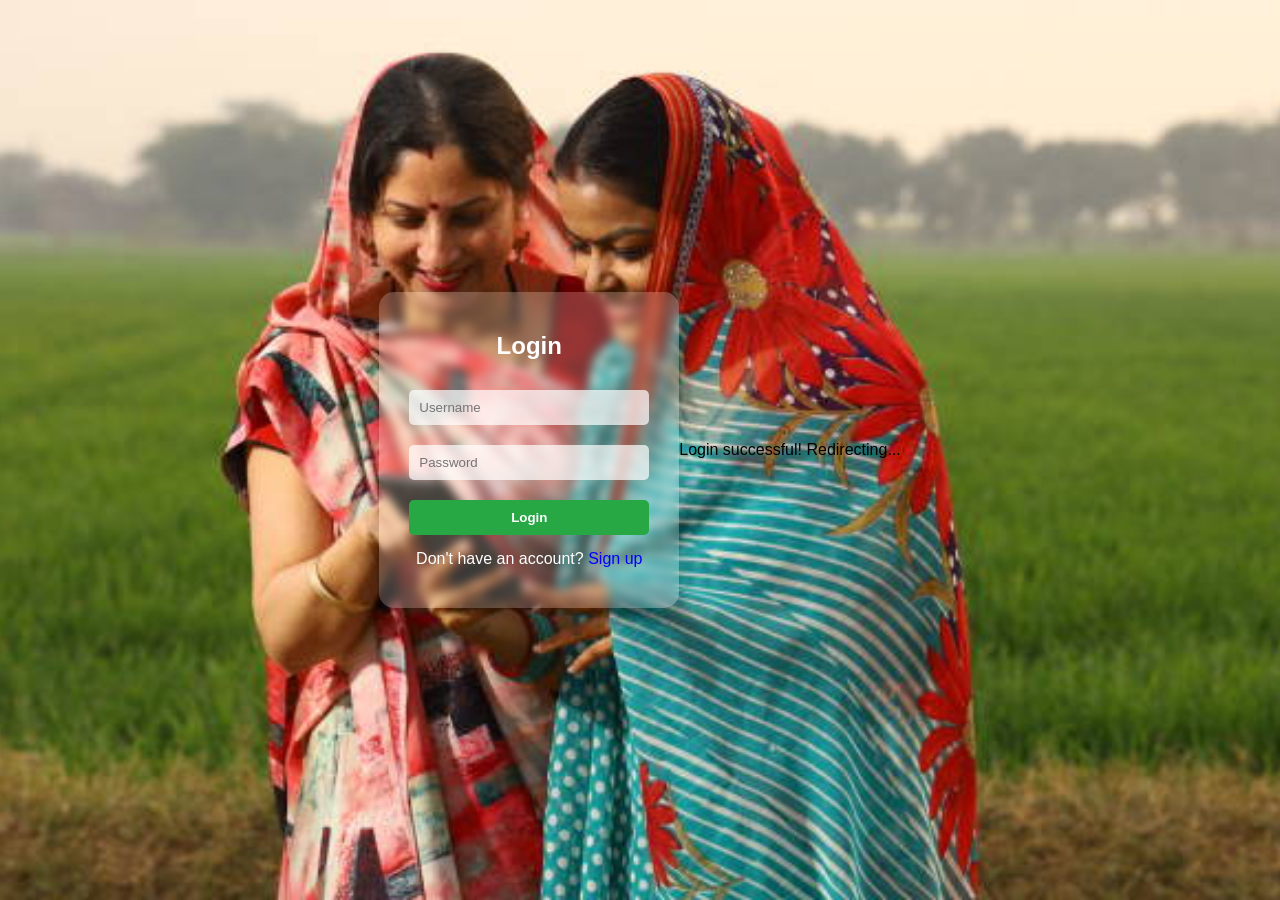
<file: index.html>
<!DOCTYPE html>
<html lang="en">
<head>
  <meta charset="UTF-8" />
  <meta name="viewport" content="width=device-width, initial-scale=1.0"/>
  <title>Login Page</title>
  <link rel="stylesheet" href="styles.css"/>
</head>
<body>
  <div class="container">
    <div class="login-box">
      <h2>Login</h2>
      <form method="post" action="index.html">
        <input type="text" placeholder="Username" required />
        <input type="password" placeholder="Password" required />
        <button type="submit">Login</button>
      </form>
      <p>Don't have an account? <a href="sign-up.html">Sign up</a></p>
    </div>
    <div class="success-message" id="successMessage">Login successful! Redirecting...</div>
  </div>
  <script src="scriptforlogin.js">
     function login() {
      const username = document.getElementById('username').value;
      if (username.trim() !== "") {
        localStorage.setItem('username', username);
        window.location.href = "welcome.html"; // Redirect to your welcome page
      } else {
        alert("Please enter your username.");
      }
    }
  </script>
</body>
</html>
</file>
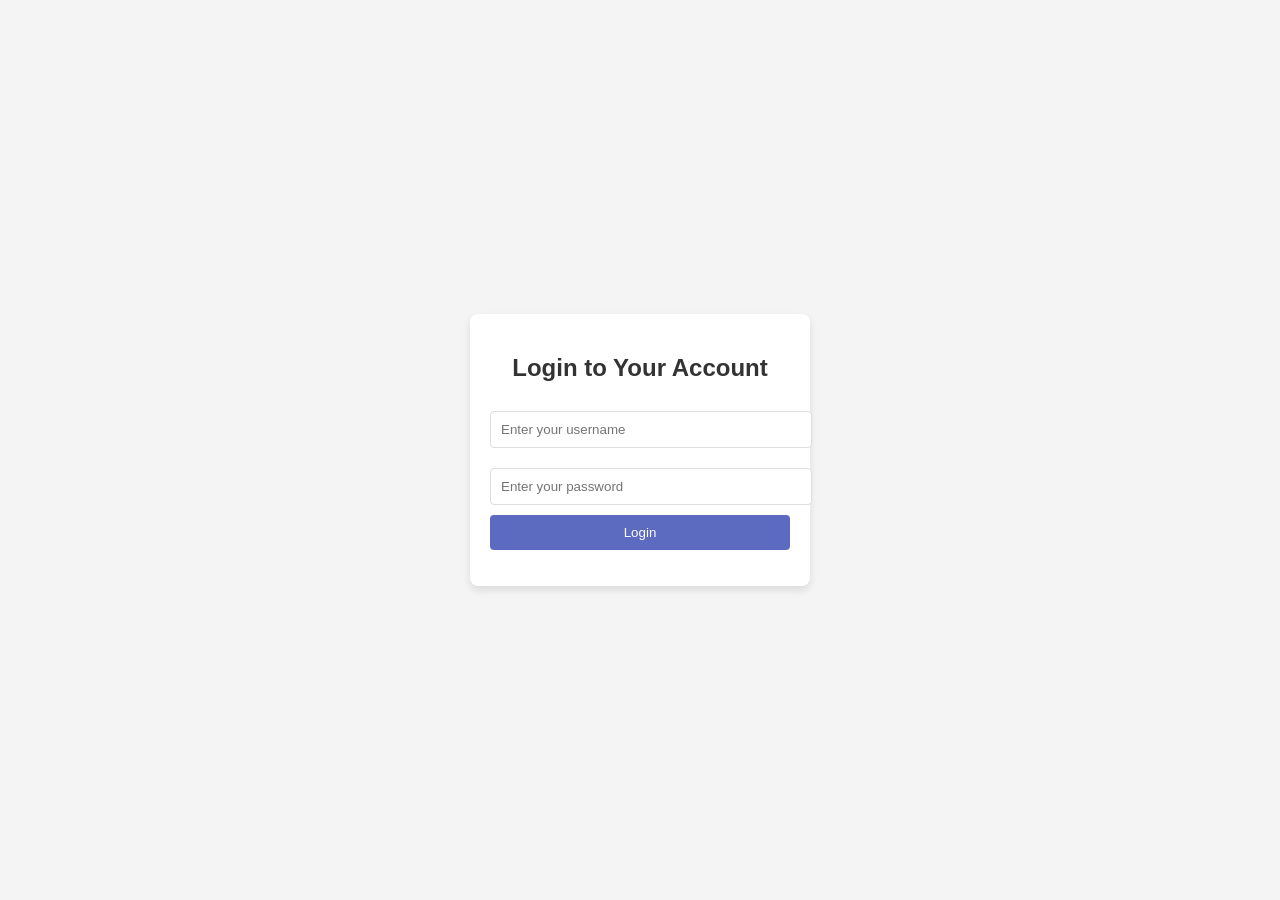
<file: production/challenge/index.html>
<!DOCTYPE html>
<html lang="en">
<head>
    <meta charset="UTF-8">
    <meta name="viewport" content="width=device-width, initial-scale=1.0">
    <title>Women's Career Guidance</title>
    <link rel="stylesheet" href="css/style.css">
</head>
<body>
    <div class="login-container">
        <h2>Login to Your Account</h2>
        <form id="loginForm" method="POST">
            <input type="text" id="username" name="username" placeholder="Enter your username" required>
            <input type="password" id="password" name="password" placeholder="Enter your password" required>
            <button type="submit">Login</button>
        </form>
        <p id="error-message"></p>
    </div>
    <script src="js/script.js"></script>
</body>
</html>
</file>
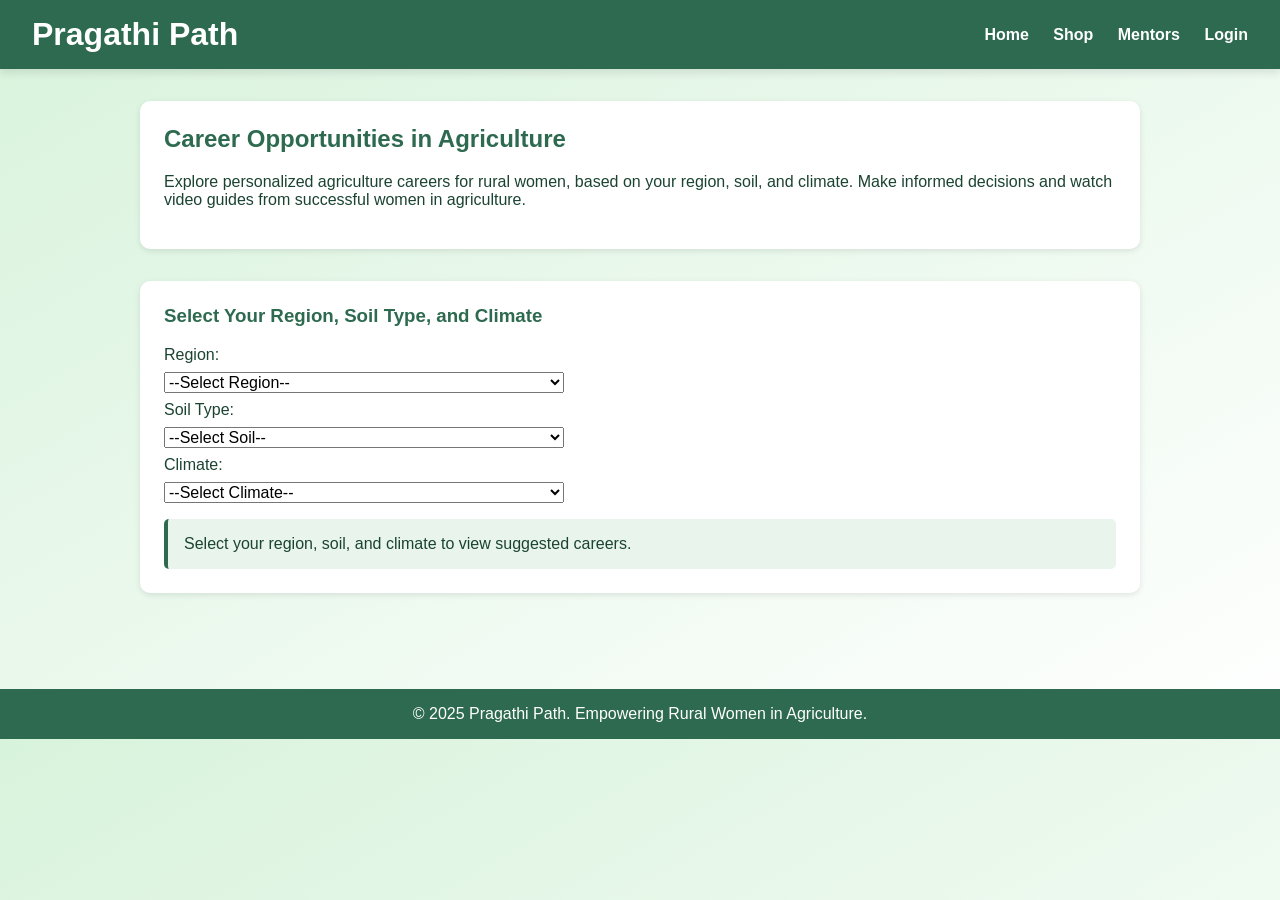
<file: agriculture.html>
<!DOCTYPE html>
<html lang="en">
<head>
  <meta charset="UTF-8" />
  <meta name="viewport" content="width=device-width, initial-scale=1.0" />
  <title>Agriculture Career Guide - Pragathi Path</title>
  <style>
    body {
      font-family: 'Segoe UI', sans-serif;
      margin: 0;
      padding: 0;
      background: linear-gradient(to bottom right, #d8f3dc, #ffffff);
      color: #1b4332;
    }

    header {
      background-color: #2d6a4f;
      color: white;
      padding: 1rem 2rem;
      display: flex;
      justify-content: space-between;
      align-items: center;
      flex-wrap: wrap;
      box-shadow: 0 4px 8px rgba(0, 0, 0, 0.1);
    }

    .logo {
      font-size: 2rem;
      font-weight: bold;
    }

    nav a {
      margin-left: 20px;
      text-decoration: none;
      color: white;
      font-weight: bold;
    }

    nav a:hover {
      text-decoration: underline;
    }

    main {
      padding: 2rem;
      max-width: 1000px;
      margin: auto;
    }

    .section, .form-section {
      background: #ffffff;
      padding: 1.5rem;
      border-radius: 10px;
      margin-bottom: 2rem;
      box-shadow: 0 2px 6px rgba(0, 0, 0, 0.1);
    }

    .section h2, .form-section h3 {
      color: #2d6a4f;
      margin-top: 0;
    }

    label, select, input, button {
      font-size: 1rem;
      margin: 0.5rem 0;
      display: block;
      width: 100%;
      max-width: 400px;
    }

    .result, .career-info {
      margin-top: 1rem;
      background-color: #e9f5ec;
      padding: 1rem;
      border-left: 4px solid #2d6a4f;
      border-radius: 5px;
    }

    .hidden {
      display: none;
    }

    iframe {
      margin-top: 1rem;
      width: 100%;
      max-width: 600px;
      height: 315px;
      border: none;
      border-radius: 8px;
    }

    footer {
      background-color: #2d6a4f;
      color: white;
      text-align: center;
      padding: 1rem;
      margin-top: 2rem;
    }
  </style>
</head>
<body>
  <header>
    <div class="logo">Pragathi Path</div>
    <nav>
      <a href="careerr.html">Home</a>
      <a href="shop.html">Shop</a>
      <a href="mentor.html">Mentors</a>
      <a href="login.html">Login</a>
    </nav>
  </header>

  <main>
    <section class="section">
      <h2>Career Opportunities in Agriculture</h2>
      <p>Explore personalized agriculture careers for rural women, based on your region, soil, and climate. Make informed decisions and watch video guides from successful women in agriculture.</p>
    </section>

    <section class="form-section">
      <h3>Select Your Region, Soil Type, and Climate</h3>
      <label for="region">Region:</label>
      <select id="region">
        <option value="">--Select Region--</option>
        <option value="South">South</option>
        <option value="North">North</option>
        <option value="East">East</option>
        <option value="West">West</option>
      </select>

      <label for="soil">Soil Type:</label>
      <select id="soil">
        <option value="">--Select Soil--</option>
        <option value="Black">Black Soil</option>
        <option value="Red">Red Soil</option>
        <option value="Alluvial">Alluvial Soil</option>
        <option value="Laterite">Laterite Soil</option>
      </select>

      <label for="climate">Climate:</label>
      <select id="climate">
        <option value="">--Select Climate--</option>
        <option value="Tropical">Tropical</option>
        <option value="Dry">Dry</option>
        <option value="Temperate">Temperate</option>
      </select>

      <div class="result" id="resultBox">Select your region, soil, and climate to view suggested careers.</div>
    </section>

    <section class="form-section hidden" id="careerSelection">
      <h3>Select a Suggested Career</h3>
      <select id="career">
        <option value="">--Choose Career--</option>
      </select>
    </section>

    <section class="career-info hidden" id="careerInfo">
      <h3 id="careerTitle"></h3>
      <p id="careerDescription"></p>
      <h4>Career Roadmap</h4>
      <p id="careerRoadmap">To pursue a career in this field, women should begin with fundamental knowledge through government agriculture training programs, followed by gaining hands-on experience through internships or working on local farms. Next, certifications in specific domains like organic farming, seed processing, or livestock management add credibility. Once confident, starting small-scale ventures using available land or collaborating with other women in the region helps in managing risk. Government schemes, microfinance, and NGOs can offer financial and technical assistance. As the venture grows, they can explore branding, value addition, and marketing via digital platforms to increase their income and reach wider markets. Community engagement, continuous learning, and networking with experts through mentorship programs ensure long-term success.</p>
      <h4>Guidance Video</h4>
      <iframe id="careerVideo" src="" allowfullscreen></iframe>
    </section>
  </main>

  <footer>
    © 2025 Pragathi Path. Empowering Rural Women in Agriculture.
  </footer>

  <script>
    const regionSelect = document.getElementById('region');
    const soilSelect = document.getElementById('soil');
    const climateSelect = document.getElementById('climate');
    const resultBox = document.getElementById('resultBox');
    const careerSelection = document.getElementById('careerSelection');
    const careerDropdown = document.getElementById('career');
    const careerInfo = document.getElementById('careerInfo');
    const careerTitle = document.getElementById('careerTitle');
    const careerDescription = document.getElementById('careerDescription');
    const careerRoadmap = document.getElementById('careerRoadmap');
    const careerSteps = document.getElementById('careerSteps');
    const careerVideo = document.getElementById('careerVideo');

    const guidance = {
      'South-Black-Tropical': ['Organic Farming', 'Agri-Business'],
      'North-Alluvial-Temperate': ['Dairy Farming', 'Crop Advisor'],
      'East-Red-Dry': ['Horticulture', 'Seed Specialist'],
      'West-Laterite-Tropical': ['Spice Cultivation', 'Soil Scientist']
    };

    const careerDetails = {
      'Organic Farming': {
        description: 'Grow chemical-free produce and promote healthy living.',
        //video: 'https://www.youtube.com/results?search_query=organic+farming'
      },
      'Agri-Business': {
        description: 'Build a business around agri products like compost, fertilizers, tools.',
        video: 'https://www.youtube.com/results?search_query=Agri-Business'
            },
      'Dairy Farming': {
        description: 'Manage milk-producing livestock for steady income.',
        video: 'https://www.youtube.com/results?search_query=%27Dairy+Farming%27'
      },
      'Crop Advisor': {
        description: 'Guide farmers on crop planning, rotation, and pest control.',
        video: 'https://www.youtube.com/results?search_query=Crop+Advisor'
      },
      'Horticulture': {
        description: 'Grow fruits, flowers, or vegetables for commercial purposes.',
        video: 'https://www.youtube.com/results?search_query=Horticulture'
      },
      'Seed Specialist': {
        description: 'Develop and distribute high-quality seeds.',
        video: 'https://www.youtube.com/results?search_query=Seed+Specialist%27'
      },
      'Spice Cultivation': {
        description: 'Grow spices like cardamom, black pepper, turmeric.',
        video: 'https://www.youtube.com/results?search_query=Spice+Cultivation'
      },
      'Soil Scientist': {
        description: 'Analyze soil for better farming techniques and sustainability.',
        video: 'https://www.youtube.com/results?search_query=Soil+Scientist'
      }
    };

    function updateSuggestions() {
      const key = `${regionSelect.value}-${soilSelect.value}-${climateSelect.value}`;
      const careers = guidance[key];
      if (careers) {
        resultBox.innerHTML = `<strong>Suggested Careers:</strong> ${careers.join(', ')}`;
        careerSelection.classList.remove('hidden');
        careerDropdown.innerHTML = '<option value="">--Choose Career--</option>' + careers.map(c => `<option value="${c}">${c}</option>`).join('');
      } else {
        resultBox.innerHTML = 'No career suggestions found for selected inputs.';
        careerSelection.classList.add('hidden');
        careerInfo.classList.add('hidden');
      }
    }

    function showCareerInfo() {
      const career = careerDropdown.value;
      const info = careerDetails[career];
      if (info) {
        careerInfo.classList.remove('hidden');
        careerTitle.textContent = career;
        careerDescription.textContent = info.description;
        careerVideo.src = info.video;
      } else {
        careerInfo.classList.add('hidden');
      }
    }

    regionSelect.addEventListener('change', updateSuggestions);
    soilSelect.addEventListener('change', updateSuggestions);
    climateSelect.addEventListener('change', updateSuggestions);
    careerDropdown.addEventListener('change', showCareerInfo);
  </script>
</body>
</html>
</file>
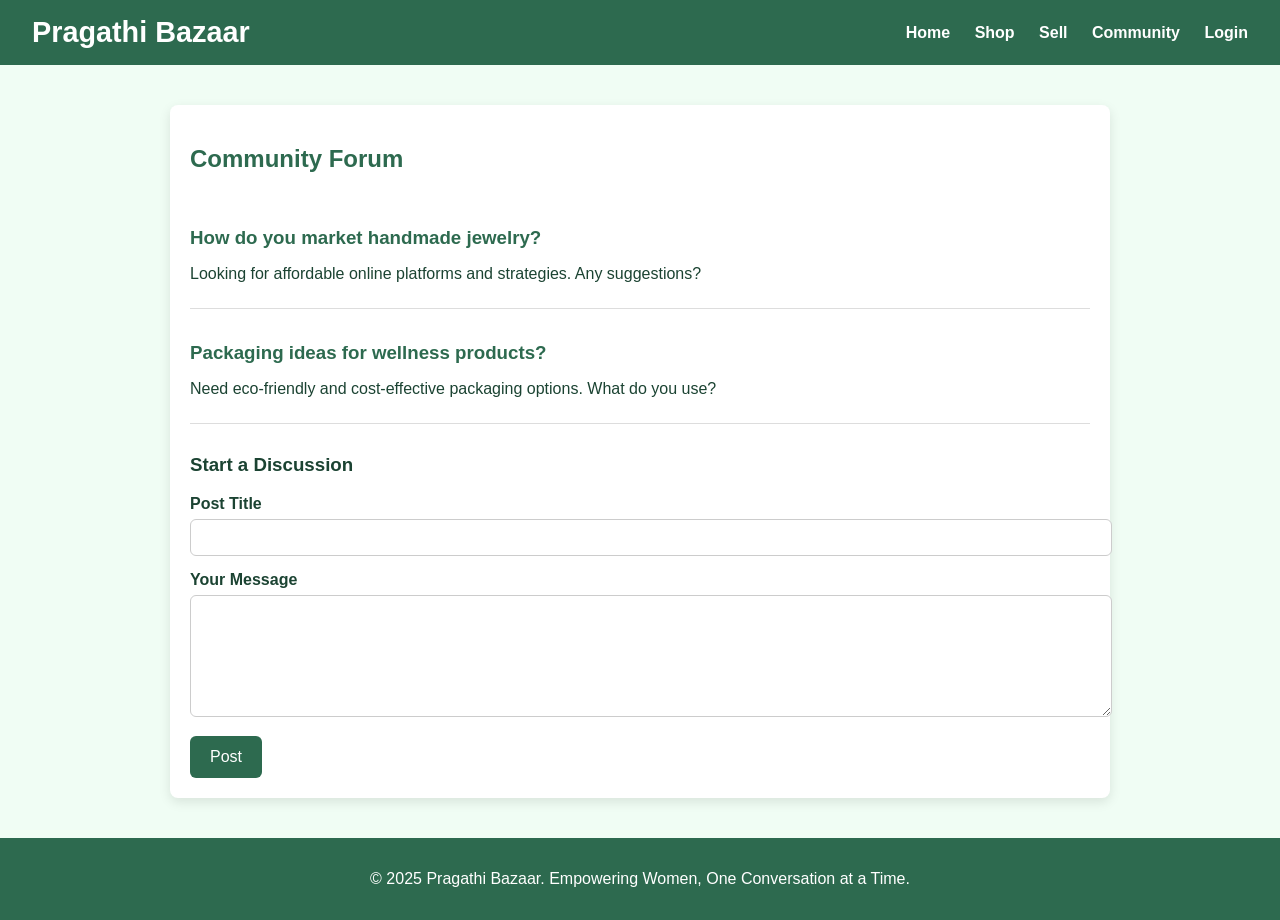
<file: community.html>
<!DOCTYPE html>
<html lang="en">
<head>
  <meta charset="UTF-8" />
  <meta name="viewport" content="width=device-width, initial-scale=1.0"/>
  <title>Pragathi Community</title>
  <style>
    body {
      font-family: 'Segoe UI', sans-serif;
      margin: 0;
      background-color: #f0fdf4;
      color: #1b4332;
    }

    header {
      background-color: #2d6a4f;
      color: white;
      padding: 1rem 2rem;
      display: flex;
      justify-content: space-between;
      align-items: center;
      flex-wrap: wrap;
    }

    .logo {
      font-size: 1.8rem;
      font-weight: bold;
    }

    nav a {
      margin-left: 20px;
      text-decoration: none;
      color: white;
      font-weight: bold;
    }

    nav a:hover {
      text-decoration: underline;
    }

    .community-container {
      max-width: 900px;
      margin: 40px auto;
      padding: 20px;
      background: #ffffff;
      border-radius: 8px;
      box-shadow: 0 4px 12px rgba(0, 0, 0, 0.1);
    }

    .community-container h2 {
      margin-bottom: 20px;
      color: #2d6a4f;
    }

    .post {
      border-bottom: 1px solid #ddd;
      padding: 15px 0;
    }

    .post h3 {
      margin-bottom: 5px;
      color: #2d6a4f;
    }

    .post p {
      margin-bottom: 10px;
    }

    .new-post {
      margin-top: 30px;
    }

    .form-group {
      margin-bottom: 15px;
    }

    .form-group label {
      display: block;
      margin-bottom: 6px;
      font-weight: bold;
    }

    .form-group input,
    .form-group textarea {
      width: 100%;
      padding: 10px;
      border-radius: 6px;
      border: 1px solid #ccc;
    }

    .form-group textarea {
      height: 100px;
      resize: vertical;
    }

    .submit-btn {
      background-color: #2d6a4f;
      color: white;
      padding: 12px 20px;
      border: none;
      border-radius: 6px;
      cursor: pointer;
      font-size: 1rem;
    }

    .submit-btn:hover {
      background-color: #40916c;
    }

    footer {
      background-color: #2d6a4f;
      color: white;
      text-align: center;
      padding: 1rem;
      margin-top: 40px;
    }
  </style>
</head>
<body>
  <header>
    <div class="logo">Pragathi Bazaar</div>
    <nav>
      <a href="index.html">Home</a>
      <a href="shop.html">Shop</a>
      <a href="sell.html">Sell</a>
      <a href="community.html">Community</a>
      <a href="index.html">Login</a>
    </nav>
  </header>

  <div class="community-container">
    <h2>Community Forum</h2>

    <!-- Example posts -->
    <div class="post">
      <h3>How do you market handmade jewelry?</h3>
      <p>Looking for affordable online platforms and strategies. Any suggestions?</p>
    </div>

    <div class="post">
      <h3>Packaging ideas for wellness products?</h3>
      <p>Need eco-friendly and cost-effective packaging options. What do you use?</p>
    </div>

    <!-- New post form -->
    <div class="new-post">
      <h3>Start a Discussion</h3>
      <form>
        <div class="form-group">
          <label for="title">Post Title</label>
          <input type="text" id="title" required />
        </div>

        <div class="form-group">
          <label for="message">Your Message</label>
          <textarea id="message" required></textarea>
        </div>

        <button class="submit-btn" type="submit">Post</button>
      </form>
    </div>
  </div>

  <footer>
    <p>© 2025 Pragathi Bazaar. Empowering Women, One Conversation at a Time.</p>
  </footer>
</body>
</html>
</file>
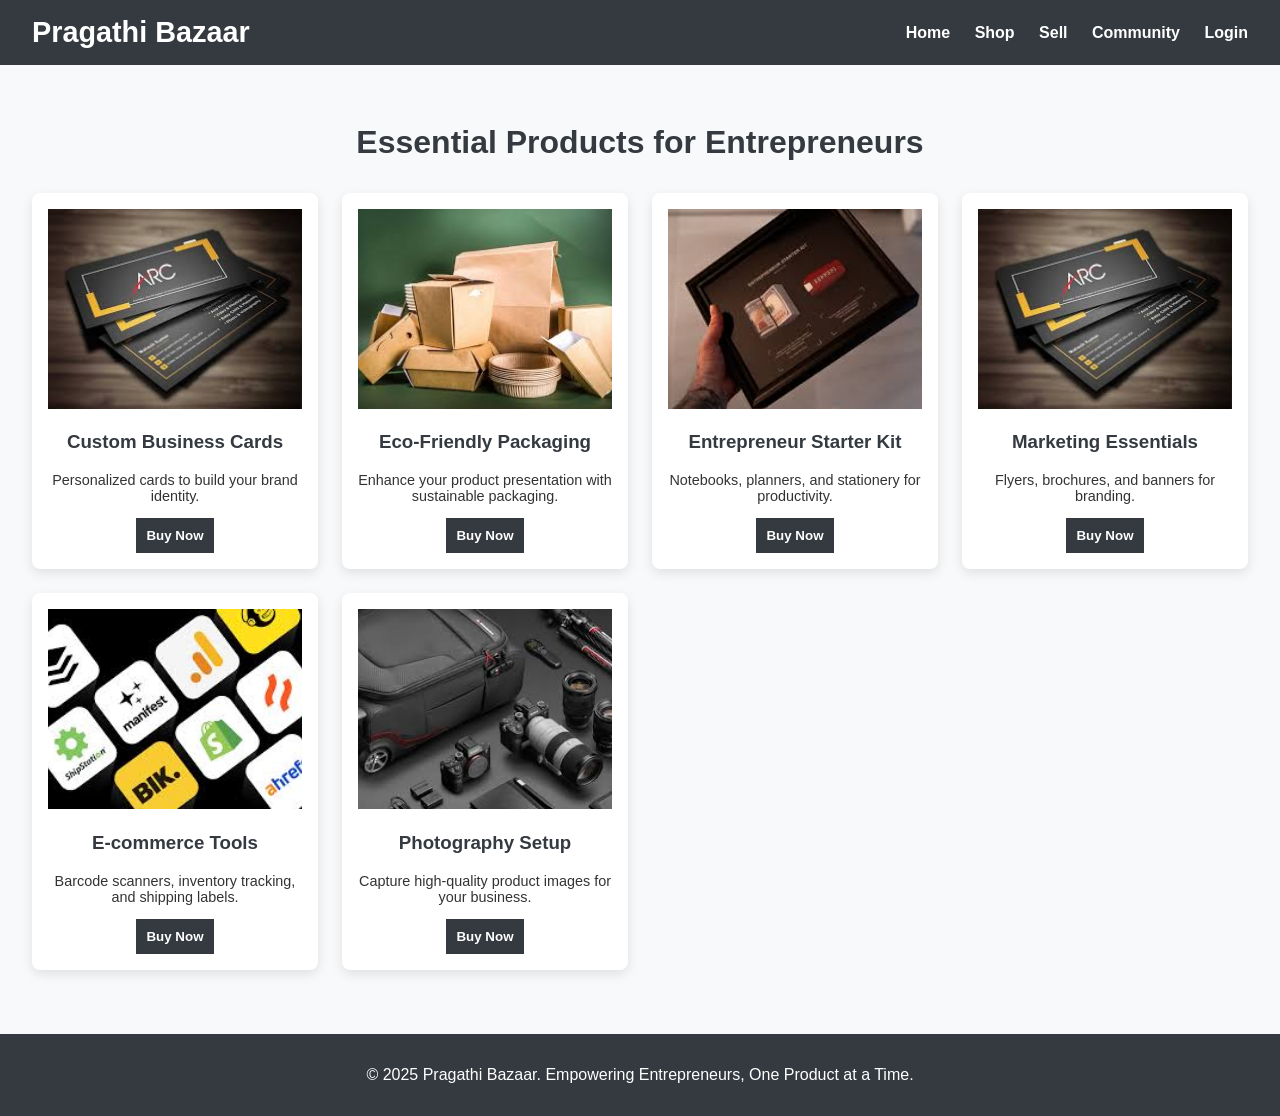
<file: enttools.html>
<!DOCTYPE html>
<html lang="en">
<head>
  <meta charset="UTF-8">
  <meta name="viewport" content="width=device-width, initial-scale=1.0">
  <title>Entrepreneurship Products - Pragathi Bazaar</title>
  <style>
    body {
      font-family: 'Segoe UI', sans-serif;
      margin: 0;
      padding: 0;
      background-color: #f8f9fa;
      color: #333;
    }

    header {
      background-color: #343a40;
      color: white;
      padding: 1rem 2rem;
      display: flex;
      justify-content: space-between;
      align-items: center;
    }

    .logo {
      font-size: 1.8rem;
      font-weight: bold;
    }

    nav a {
      margin-left: 20px;
      text-decoration: none;
      color: white;
      font-weight: bold;
    }

    nav a:hover {
      text-decoration: underline;
    }

    .products-container {
      padding: 2rem;
      text-align: center;
    }

    .products-title {
      font-size: 2rem;
      margin-bottom: 2rem;
      color: #343a40;
    }

    .products-list {
      display: grid;
      grid-template-columns: repeat(auto-fit, minmax(250px, 1fr));
      gap: 1.5rem;
    }

    .product {
      background-color: white;
      border-radius: 8px;
      box-shadow: 0 4px 12px rgba(0, 0, 0, 0.1);
      padding: 1rem;
      text-align: center;
    }

    .product img {
      width: 100%;
      height: 200px;
      object-fit: cover;
    }

    .product h3 {
      color: #343a40;
    }

    .product p {
      font-size: 0.9rem;
    }

    .buy-btn {
      background-color: #343a40;
      color: white;
      padding: 10px;
      border: none;
      cursor: pointer;
      font-weight: bold;
    }

    .buy-btn:hover {
      background-color: #495057;
    }

    footer {
      background-color: #343a40;
      color: white;
      text-align: center;
      padding: 1rem;
      margin-top: 2rem;
    }
  </style>
</head>
<body>
  <header>
    <div class="logo">Pragathi Bazaar</div>
    <nav>
      <a href="index.html">Home</a>
      <a href="shop.html">Shop</a>
      <a href="sell.html">Sell</a>
      <a href="community.html">Community</a>
      <a href="login.html">Login</a>
    </nav>
  </header>

  <section class="products-container">
    <h2 class="products-title">Essential Products for Entrepreneurs</h2>
    <div class="products-list">
      <div class="product">
        <img src="card.jpeg" alt="Business Cards">
        <h3>Custom Business Cards</h3>
        <p>Personalized cards to build your brand identity.</p>
        <button class="buy-btn">Buy Now</button>
      </div>
      <div class="product">
        <img src="packaging.jpeg" alt="Packaging Materials">
        <h3>Eco-Friendly Packaging</h3>
        <p>Enhance your product presentation with sustainable packaging.</p>
        <button class="buy-btn">Buy Now</button>
      </div>
      <div class="product">
        <img src="kit.jpeg" alt="Office Supplies">
        <h3>Entrepreneur Starter Kit</h3>
        <p>Notebooks, planners, and stationery for productivity.</p>
        <button class="buy-btn">Buy Now</button>
      </div>
      <div class="product">
        <img src="card.jpeg" alt="Marketing Materials">
        <h3>Marketing Essentials</h3>
        <p>Flyers, brochures, and banners for branding.</p>
        <button class="buy-btn">Buy Now</button>
      </div>
      <div class="product">
        <img src="tools.jpeg" alt="E-commerce Essentials">
        <h3>E-commerce Tools</h3>
        <p>Barcode scanners, inventory tracking, and shipping labels.</p>
        <button class="buy-btn">Buy Now</button>
      </div>
      <div class="product">
        <img src="photo.jpeg" alt="Photography Equipment">
        <h3>Photography Setup</h3>
        <p>Capture high-quality product images for your business.</p>
        <button class="buy-btn">Buy Now</button>
      </div>
    </div>
  </section>

  <footer>
    <p>© 2025 Pragathi Bazaar. Empowering Entrepreneurs, One Product at a Time.</p>
  </footer>
</body>
</html>
</file>
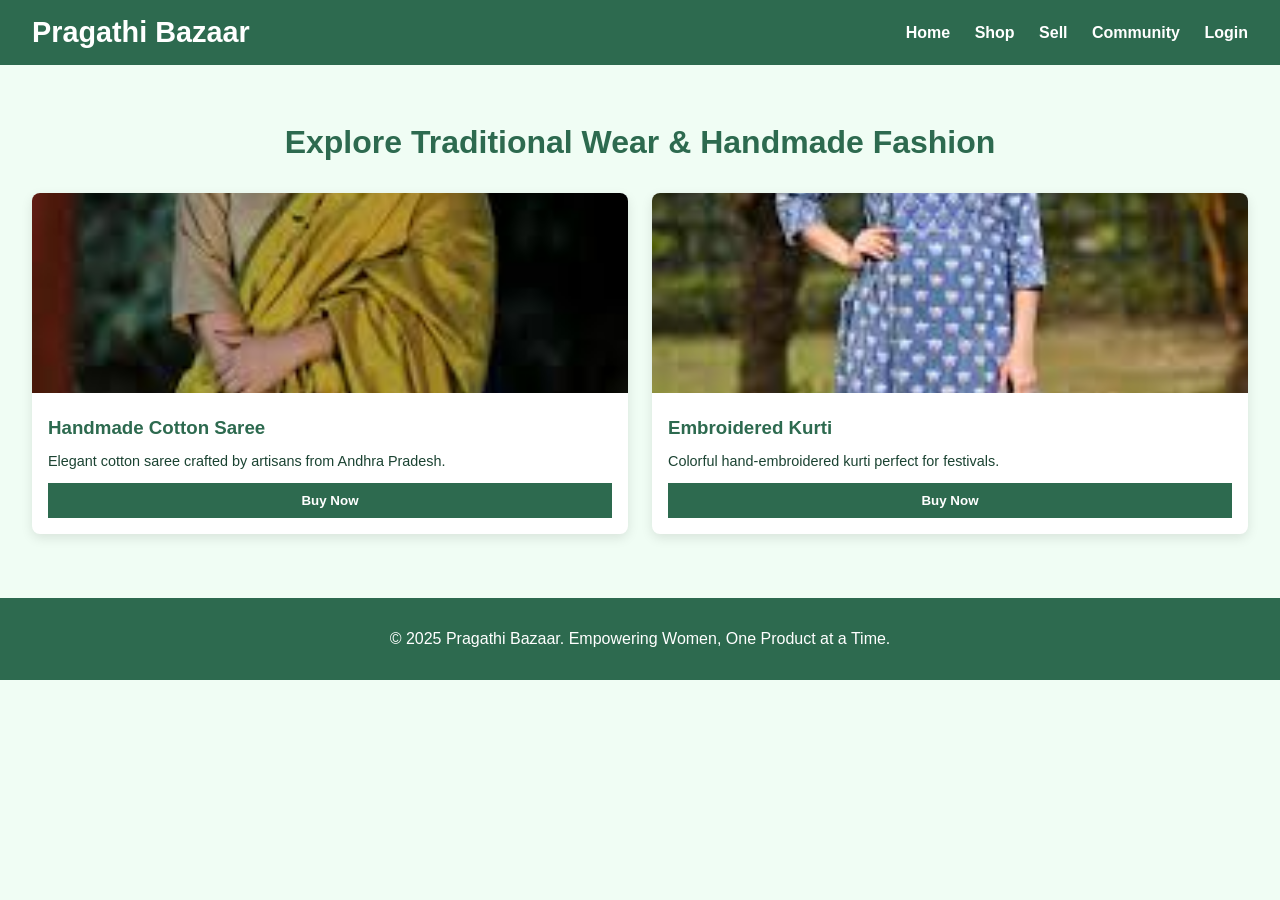
<file: fashion.html>
<!DOCTYPE html>
<html lang="en">
<head>
  <meta charset="UTF-8" />
  <meta name="viewport" content="width=device-width, initial-scale=1.0" />
  <title>Fashion Shop - Pragathi Bazaar</title>
  <style>
    body {
      font-family: 'Segoe UI', sans-serif;
      margin: 0;
      padding: 0;
      background-color: #f0fdf4;
      color: #1b4332;
    }

    header {
      background-color: #2d6a4f;
      color: white;
      padding: 1rem 2rem;
      display: flex;
      justify-content: space-between;
      align-items: center;
      flex-wrap: wrap;
    }

    .logo {
      font-size: 1.8rem;
      font-weight: bold;
    }

    nav a {
      margin-left: 20px;
      text-decoration: none;
      color: white;
      font-weight: bold;
    }

    nav a:hover {
      text-decoration: underline;
    }

    .shop-container {
      padding: 2rem;
    }

    .shop-title {
      text-align: center;
      margin-bottom: 2rem;
      font-size: 2rem;
      color: #2d6a4f;
    }

    .products {
      display: grid;
      grid-template-columns: repeat(auto-fit, minmax(250px, 1fr));
      gap: 1.5rem;
    }

    .product {
      background-color: white;
      border-radius: 8px;
      box-shadow: 0 4px 12px rgba(0, 0, 0, 0.1);
      overflow: hidden;
      display: flex;
      flex-direction: column;
    }

    .product img {
      width: 100%;
      height: 200px;
      object-fit: cover;
    }

    .product-info {
      padding: 1rem;
      flex-grow: 1;
    }

    .product-info h3 {
      margin: 0.5rem 0;
      color: #2d6a4f;
    }

    .product-info p {
      font-size: 0.9rem;
    }

    .buy-btn {
      background-color: #2d6a4f;
      color: white;
      padding: 10px;
      border: none;
      width: 100%;
      cursor: pointer;
      font-weight: bold;
    }

    .buy-btn:hover {
      background-color: #40916c;
    }

    footer {
      background-color: #2d6a4f;
      color: white;
      text-align: center;
      padding: 1rem;
      margin-top: 2rem;
    }
  </style>
</head>
<body>
  <header>
    <div class="logo">Pragathi Bazaar</div>
    <nav>
      <a href="careerr.html">Home</a>
      <a href="shop.html">Shop</a>
      <a href="sell.html">Sell</a>
      <a href="community.html">Community</a>
      <a href="login.html">Login</a>
    </nav>
  </header>

  <section class="shop-container">
    <h2 class="shop-title">Explore Traditional Wear & Handmade Fashion</h2>
    <div class="products">
      <!-- Example product repeated 20 times with different names/images -->
      <!-- Replace placeholder images with actual URLs or files -->
      <div class="product">
        <img src="saree.jpeg" alt="Handmade Saree">
        <div class="product-info">
          <h3>Handmade Cotton Saree</h3>
          <p>Elegant cotton saree crafted by artisans from Andhra Pradesh.</p>
          <button class="buy-btn">Buy Now</button>
        </div>
      </div>
      <div class="product">
        <img src="kurti.jpeg" alt="Kurti">
        <div class="product-info">
          <h3>Embroidered Kurti</h3>
          <p>Colorful hand-embroidered kurti perfect for festivals.</p>
          <button class="buy-btn">Buy Now</button>
        </div>
      </div>
      <!-- Repeat structure for 18 more items with variations -->
      <!-- Skipping full repetition for brevity -->
      <!-- Copy and customize above divs as needed -->
      <!-- Example categories: Accessories, Shawls, Bags, Jewelry, etc. -->
    </div>
  </section>

  <footer>
    <p>© 2025 Pragathi Bazaar. Empowering Women, One Product at a Time.</p>
  </footer>
</body>
</html>
</file>
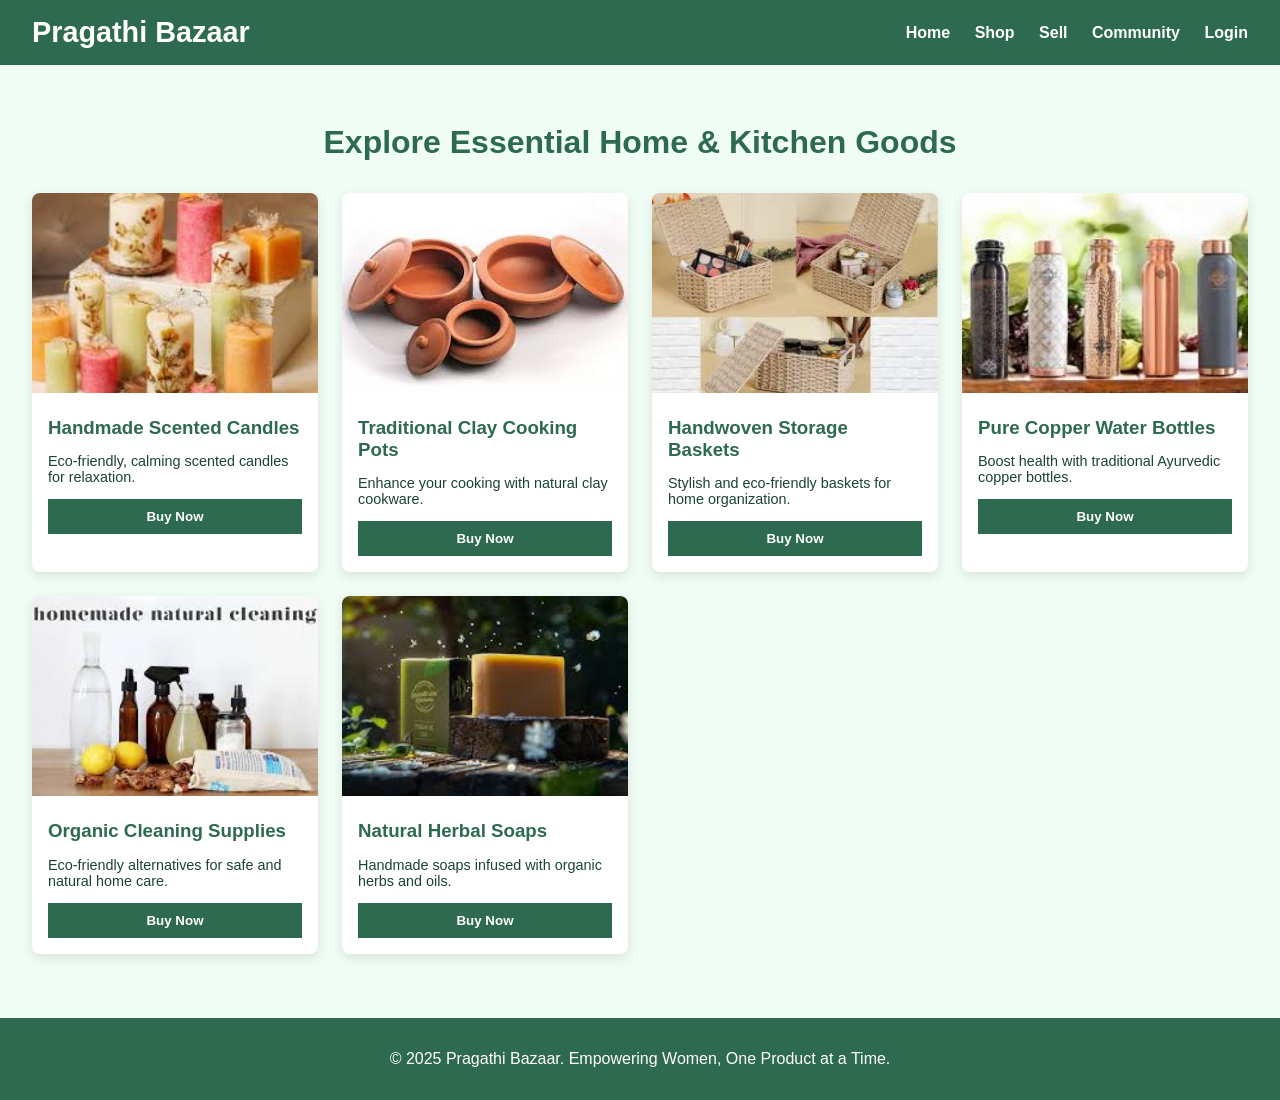
<file: homeessential.html>
<!DOCTYPE html>
<html lang="en">
<head>
  <meta charset="UTF-8" />
  <meta name="viewport" content="width=device-width, initial-scale=1.0" />
  <title>Home Essentials - Pragathi Bazaar</title>
  <style>
    body {
      font-family: 'Segoe UI', sans-serif;
      margin: 0;
      padding: 0;
      background-color: #f0fdf4;
      color: #1b4332;
    }

    header {
      background-color: #2d6a4f;
      color: white;
      padding: 1rem 2rem;
      display: flex;
      justify-content: space-between;
      align-items: center;
      flex-wrap: wrap;
    }

    .logo {
      font-size: 1.8rem;
      font-weight: bold;
    }

    nav a {
      margin-left: 20px;
      text-decoration: none;
      color: white;
      font-weight: bold;
    }

    nav a:hover {
      text-decoration: underline;
    }

    .shop-container {
      padding: 2rem;
    }

    .shop-title {
      text-align: center;
      margin-bottom: 2rem;
      font-size: 2rem;
      color: #2d6a4f;
    }

    .products {
      display: grid;
      grid-template-columns: repeat(auto-fit, minmax(250px, 1fr));
      gap: 1.5rem;
    }

    .product {
      background-color: white;
      border-radius: 8px;
      box-shadow: 0 4px 12px rgba(0, 0, 0, 0.1);
      overflow: hidden;
      display: flex;
      flex-direction: column;
    }

    .product img {
      width: 100%;
      height: 200px;
      object-fit: cover;
    }

    .product-info {
      padding: 1rem;
      flex-grow: 1;
    }

    .product-info h3 {
      margin: 0.5rem 0;
      color: #2d6a4f;
    }

    .product-info p {
      font-size: 0.9rem;
    }

    .buy-btn {
      background-color: #2d6a4f;
      color: white;
      padding: 10px;
      border: none;
      width: 100%;
      cursor: pointer;
      font-weight: bold;
    }

    .buy-btn:hover {
      background-color: #40916c;
    }

    footer {
      background-color: #2d6a4f;
      color: white;
      text-align: center;
      padding: 1rem;
      margin-top: 2rem;
    }
  </style>
</head>
<body>
  <header>
    <div class="logo">Pragathi Bazaar</div>
    <nav>
      <a href="careerr.html">Home</a>
      <a href="shop.html">Shop</a>
      <a href="sell.html">Sell</a>
      <a href="community.html">Community</a>
      <a href="login.html">Login</a>
    </nav>
  </header>

  <section class="shop-container">
    <h2 class="shop-title">Explore Essential Home & Kitchen Goods</h2>
    <div class="products">
      <div class="product">
        <img src="candle.jpeg" alt="Handmade Candles">
        <div class="product-info">
          <h3>Handmade Scented Candles</h3>
          <p>Eco-friendly, calming scented candles for relaxation.</p>
          <button class="buy-btn">Buy Now</button>
        </div>
      </div>
      <div class="product">
        <img src="pot.jpeg" alt="Clay Pots">
        <div class="product-info">
          <h3>Traditional Clay Cooking Pots</h3>
          <p>Enhance your cooking with natural clay cookware.</p>
          <button class="buy-btn">Buy Now</button>
        </div>
      </div>
      <div class="product">
        <img src="basket.jpeg" alt="Handwoven Baskets">
        <div class="product-info">
          <h3>Handwoven Storage Baskets</h3>
          <p>Stylish and eco-friendly baskets for home organization.</p>
          <button class="buy-btn">Buy Now</button>
        </div>
      </div>
      <div class="product">
        <img src="bottol.jpeg" alt="Copper Bottles">
        <div class="product-info">
          <h3>Pure Copper Water Bottles</h3>
          <p>Boost health with traditional Ayurvedic copper bottles.</p>
          <button class="buy-btn">Buy Now</button>
        </div>
      </div>
      <div class="product">
        <img src="shampoo.jpeg" alt="Organic Cleaning Supplies">
        <div class="product-info">
          <h3>Organic Cleaning Supplies</h3>
          <p>Eco-friendly alternatives for safe and natural home care.</p>
          <button class="buy-btn">Buy Now</button>
        </div>
      </div>
      <div class="product">
        <img src="soap.jpeg" alt="Herbal Soaps">
        <div class="product-info">
          <h3>Natural Herbal Soaps</h3>
          <p>Handmade soaps infused with organic herbs and oils.</p>
          <button class="buy-btn">Buy Now</button>
        </div>
      </div>
    </div>
  </section>

  <footer>
    <p>© 2025 Pragathi Bazaar. Empowering Women, One Product at a Time.</p>
  </footer>
</body>
</html>
</file>
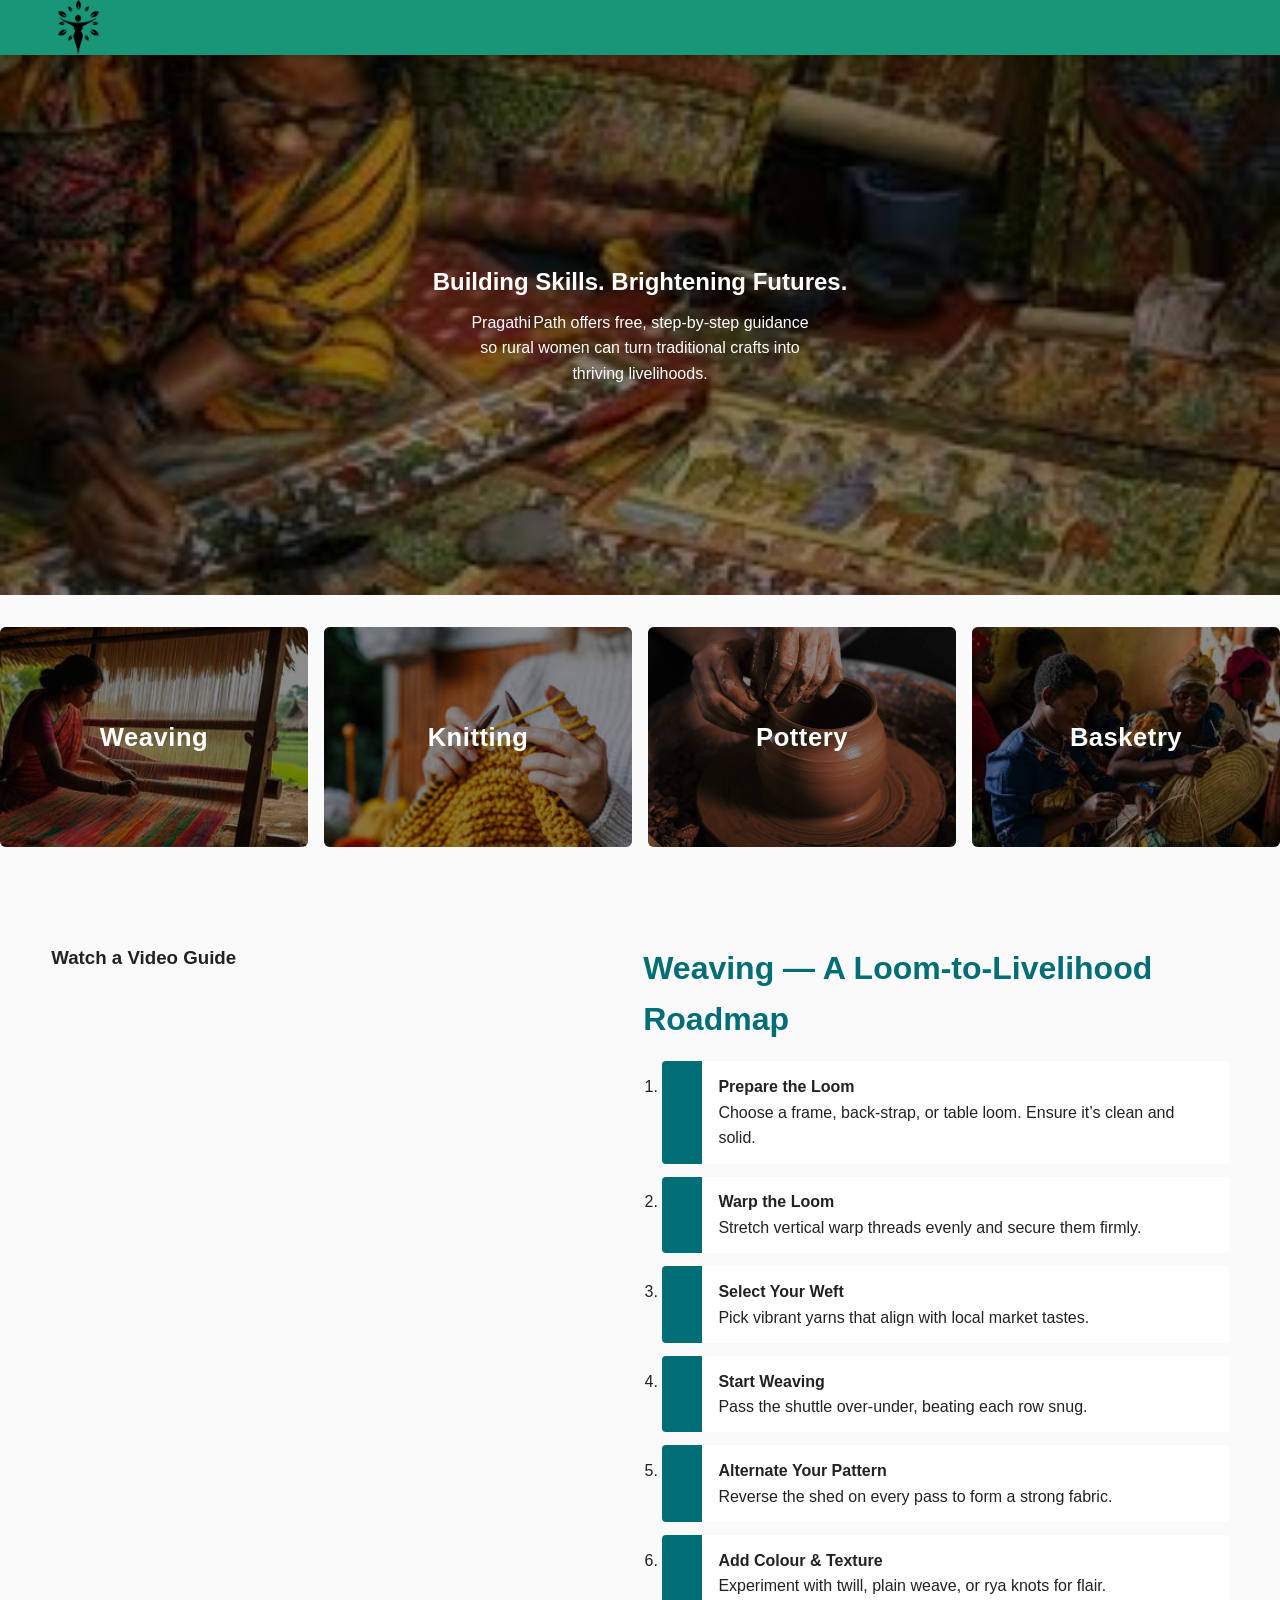
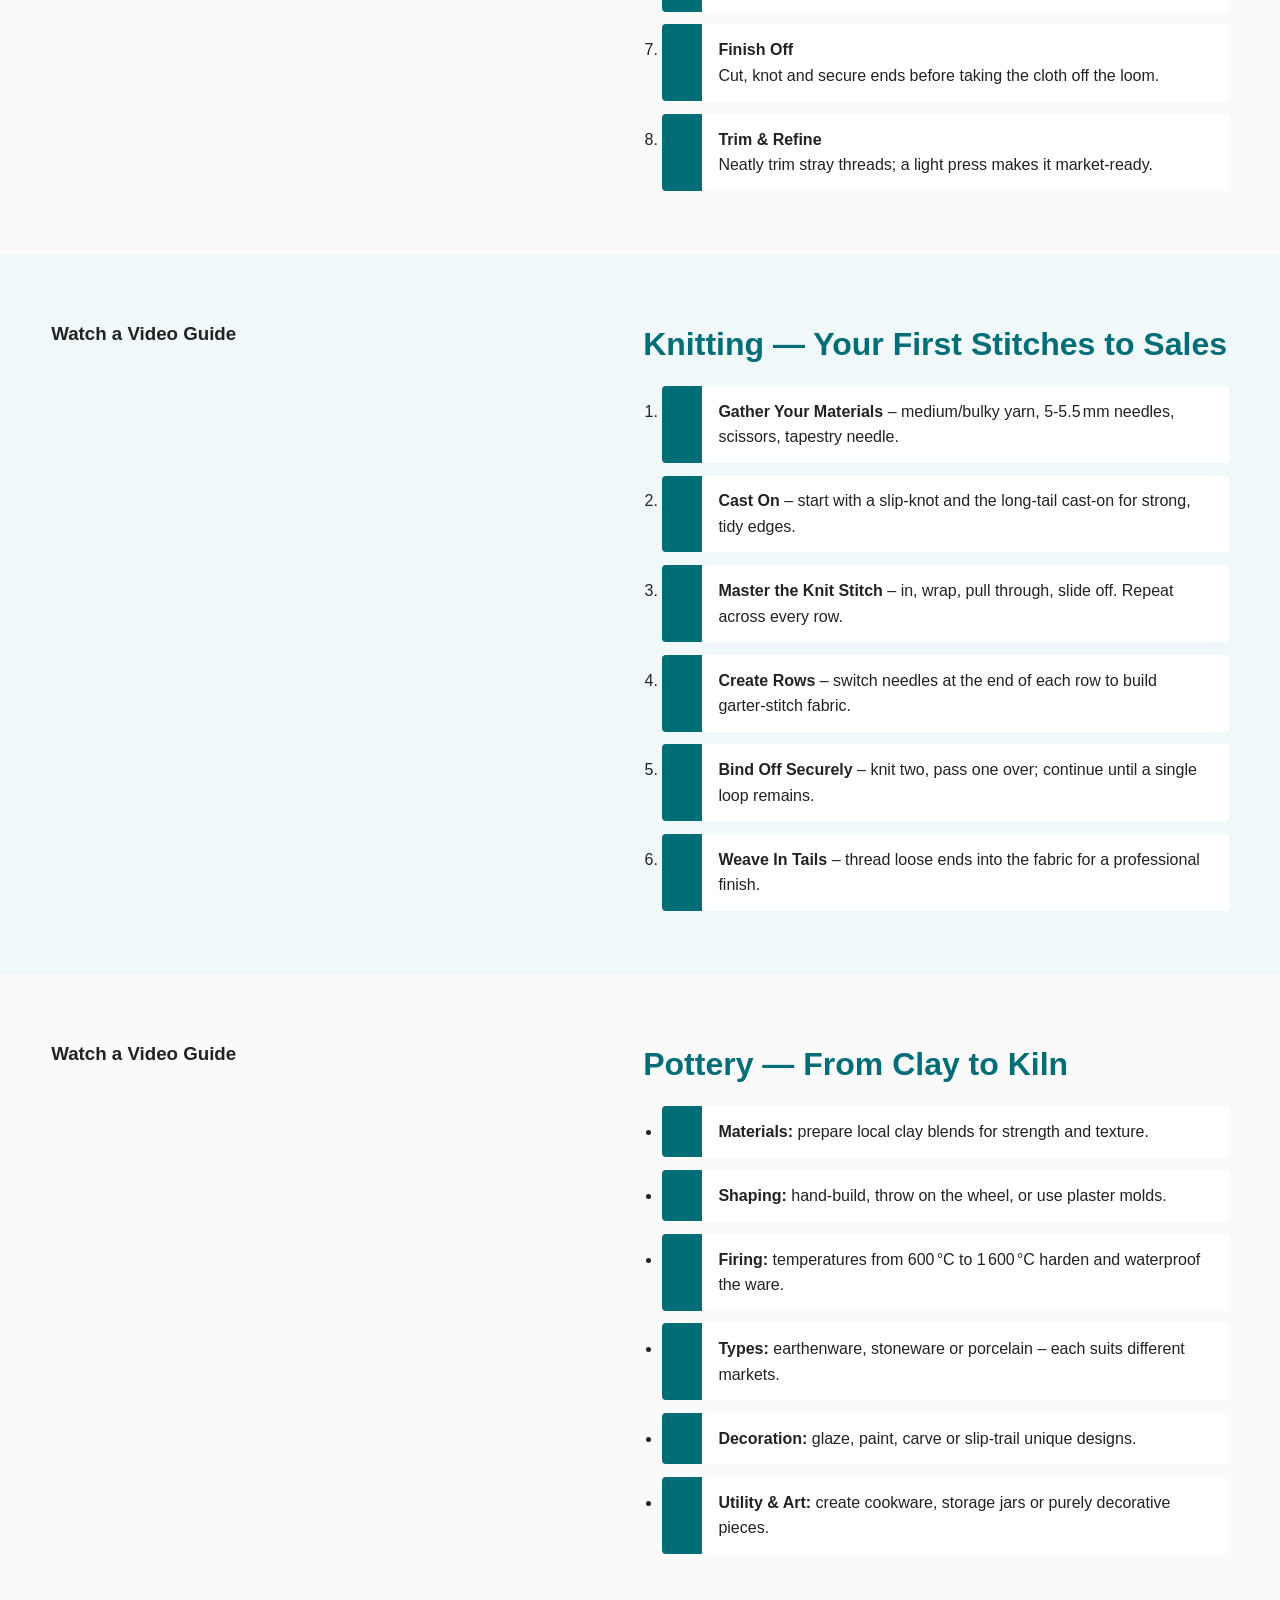
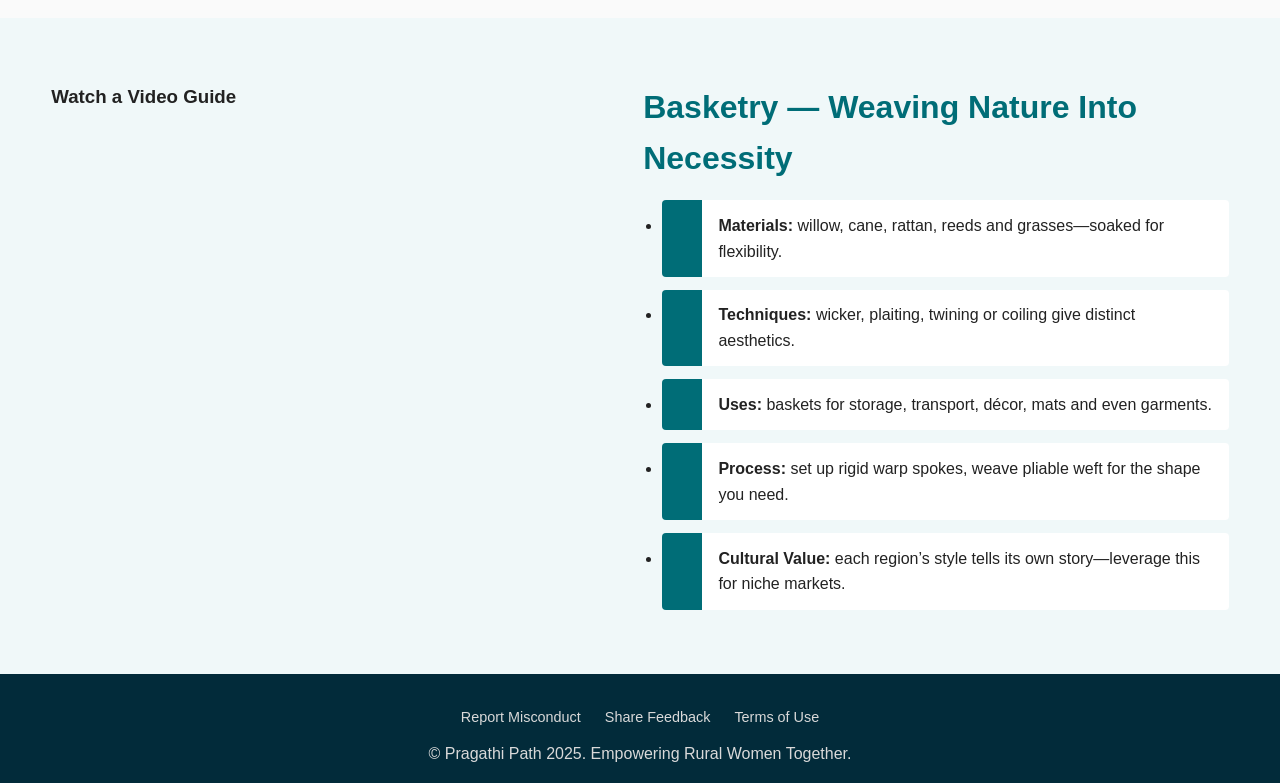
<file: index1.html>
<!DOCTYPE html>
<html lang="en">
<head>
  <meta charset="UTF-8" />
  <meta name="viewport" content="width=device-width, initial-scale=1.0" />
  <title>Pragathi Path – Career Guidance for Rural Women</title>

  <!-- Main stylesheet -->
  <link rel="stylesheet" href="stylessss.css" />
</head>
<body><!-- ░░  Site Header  ░░ -->
  <header class="site-header">
    <div class="container flex">
      <a href="#hero" class="logo-link">
        <img src="women-health-symbol.png" alt="Pragathi Path logo" class="logo">
      </a>

      
    </div>
  </header>

  <!-- ░░  Hero  ░░ -->
  <section id="hero" class="hero">
    <picture>
      <!-- add a “mobile first” hero image if you have one -->
      <img src="top.jpeg">
    </picture>
    <div class="hero-overlay">
      <h1>Building Skills. Brightening Futures.</h1>
      <p>Pragathi Path offers free, step‑by‑step guidance so rural women can turn traditional crafts into thriving livelihoods.</p>
    </div>
  </section>

  

  <!-- ░░  Four Craft Tiles (quick nav)  ░░ -->
  <section class="craft-grid">
    <a href="#weaving"  class="craft-tile"><img src="./weving.jpeg"  alt=""><span>Weaving</span></a>
    <a href="#knitting" class="craft-tile"><img src="./knitting.jpeg" alt=""><span>Knitting</span></a>
    <a href="#pottery"  class="craft-tile"><img src="./pottery.jpg"  alt=""><span>Pottery</span></a>
    <a href="#basketry" class="craft-tile"><img src="./basketry.jpeg" alt=""><span>Basketry</span></a>
  </section>

  <!-- ░░  Section 1 – WEAVING  ░░ -->
  <section id="weaving" class="craft-section">
    <div class="container flex reverse">
      <div class="craft-img">
        <div>
            <h3>Watch a Video Guide</h3>
            <iframe width="560" height="315"
                src="https://www.youtube.com/embed/watch?v=4MV0RQEolB0&list=PLu7qd2uichKIsSBfFE-OJQ9ahR01AELai"
                title="YouTube video player" frameborder="0"
                allow="accelerometer; autoplay; clipboard-write; encrypted-media; gyroscope; picture-in-picture"
                allowfullscreen></iframe>
        </div>

      </div>
      <div class="craft-content">
        <h2>Weaving — A Loom‑to‑Livelihood Roadmap</h2>
        <ol>
          <li><strong>Prepare the Loom</strong><br>Choose a frame, back‑strap, or table loom. Ensure it’s clean and solid.</li>
          <li><strong>Warp the Loom</strong><br>Stretch vertical warp threads evenly and secure them firmly.</li>
          <li><strong>Select Your Weft</strong><br>Pick vibrant yarns that align with local market tastes.</li>
          <li><strong>Start Weaving</strong><br>Pass the shuttle over‑under, beating each row snug.</li>
          <li><strong>Alternate Your Pattern</strong><br>Reverse the shed on every pass to form a strong fabric.</li>
          <li><strong>Add Colour & Texture</strong><br>Experiment with twill, plain weave, or rya knots for flair.</li>
          <li><strong>Finish Off</strong><br>Cut, knot and secure ends before taking the cloth off the loom.</li>
          <li><strong>Trim & Refine</strong><br>Neatly trim stray threads; a light press makes it market‑ready.</li>
        </ol>
      </div>
    </div>
  </section>

  <!-- ░░  Section 2 – KNITTING  ░░ -->
  <section id="knitting" class="craft-section alt">
    <div class="container flex">
      <div class="craft-img">
        <div>
            <h3>Watch a Video Guide</h3>
            <iframe width="560" height="315"
                src="https://www.youtube.com/embed/watch?v=p_R1UDsNOMk"
                title="YouTube video player" frameborder="0"
                allow="accelerometer; autoplay; clipboard-write; encrypted-media; gyroscope; picture-in-picture"
                allowfullscreen></iframe>
        </div>

      </div>
      <div class="craft-content">
        <h2>Knitting — Your First Stitches to Sales</h2>
        <ol>
          <li><strong>Gather Your Materials</strong> – medium/bulky yarn, 5‑5.5 mm needles, scissors, tapestry needle.</li>
          <li><strong>Cast On</strong> – start with a slip‑knot and the long‑tail cast‑on for strong, tidy edges.</li>
          <li><strong>Master the Knit Stitch</strong> – in, wrap, pull through, slide off. Repeat across every row.</li>
          <li><strong>Create Rows</strong> – switch needles at the end of each row to build garter‑stitch fabric.</li>
          <li><strong>Bind Off Securely</strong> – knit two, pass one over; continue until a single loop remains.</li>
          <li><strong>Weave In Tails</strong> – thread loose ends into the fabric for a professional finish.</li>
        </ol>
      </div>
    </div>
  </section>

  <!-- ░░  Section 3 – POTTERY  ░░ -->
  <section id="pottery" class="craft-section">
    <div class="container flex reverse">
      <div class="craft-img">
        <div>
            <h3>Watch a Video Guide</h3>
            <iframe width="560" height="315"
                src="https://www.youtube.com/embed/watch?v=X_rDDCNB9C4&list=PLbC14Txh1KZdaX5DkYYX8BBF3j9Bowhce"
                title="YouTube video player" frameborder="0"
                allow="accelerometer; autoplay; clipboard-write; encrypted-media; gyroscope; picture-in-picture"
                allowfullscreen></iframe>
        </div>

      </div>
      <div class="craft-content">
        <h2>Pottery — From Clay to Kiln</h2>
        <ul class="key-points">
          <li><strong>Materials:</strong> prepare local clay blends for strength and texture.</li>
          <li><strong>Shaping:</strong> hand‑build, throw on the wheel, or use plaster molds.</li>
          <li><strong>Firing:</strong> temperatures from 600 °C to 1 600 °C harden and waterproof the ware.</li>
          <li><strong>Types:</strong> earthenware, stoneware or porcelain – each suits different markets.</li>
          <li><strong>Decoration:</strong> glaze, paint, carve or slip‑trail unique designs.</li>
          <li><strong>Utility & Art:</strong> create cookware, storage jars or purely decorative pieces.</li>
        </ul>
      </div>
    </div>
  </section>

  <!-- ░░  Section 4 – BASKETRY  ░░ -->
  <section id="basketry" class="craft-section alt">
    <div class="container flex">
      <div class="craft-img">
        <div>
            <h3>Watch a Video Guide</h3>
            <iframe width="560" height="315"
                src="https://www.youtube.com/embed/watch?v=_pJnnoS2AYs"
                title="YouTube video player" frameborder="0"
                allow="accelerometer; autoplay; clipboard-write; encrypted-media; gyroscope; picture-in-picture"
                allowfullscreen></iframe>
        </div>

      </div>
      <div class="craft-content">
        <h2>Basketry — Weaving Nature Into Necessity</h2>
        <ul class="key-points">
          <li><strong>Materials:</strong> willow, cane, rattan, reeds and grasses—soaked for flexibility.</li>
          <li><strong>Techniques:</strong> wicker, plaiting, twining or coiling give distinct aesthetics.</li>
          <li><strong>Uses:</strong> baskets for storage, transport, décor, mats and even garments.</li>
          <li><strong>Process:</strong> set up rigid warp spokes, weave pliable weft for the shape you need.</li>
          <li><strong>Cultural Value:</strong> each region’s style tells its own story—leverage this for niche markets.</li>
        </ul>
      </div>
    </div>
  </section>

  <!-- ░░  Footer  ░░ -->
  <footer class="site-footer">
    <div class="container flex footer-links">
      <a href="#">Report Misconduct</a>
      <a href="#">Share Feedback</a>
      <a href="#">Terms of Use</a>
    </div>
    <p class="copyright">© Pragathi Path 2025. Empowering Rural Women Together.</p>
  </footer>

  <!-- (Optional) Tiny JS to open/close mobile nav -->
  <script>
    document.querySelector('.nav-toggle').onclick = function () {
      const expanded = this.getAttribute('aria-expanded') === 'true' || false;
      this.setAttribute('aria-expanded', !expanded);
      document.getElementById('nav-list').classList.toggle('open');
    }
  </script>
</body>
</html>
</file>
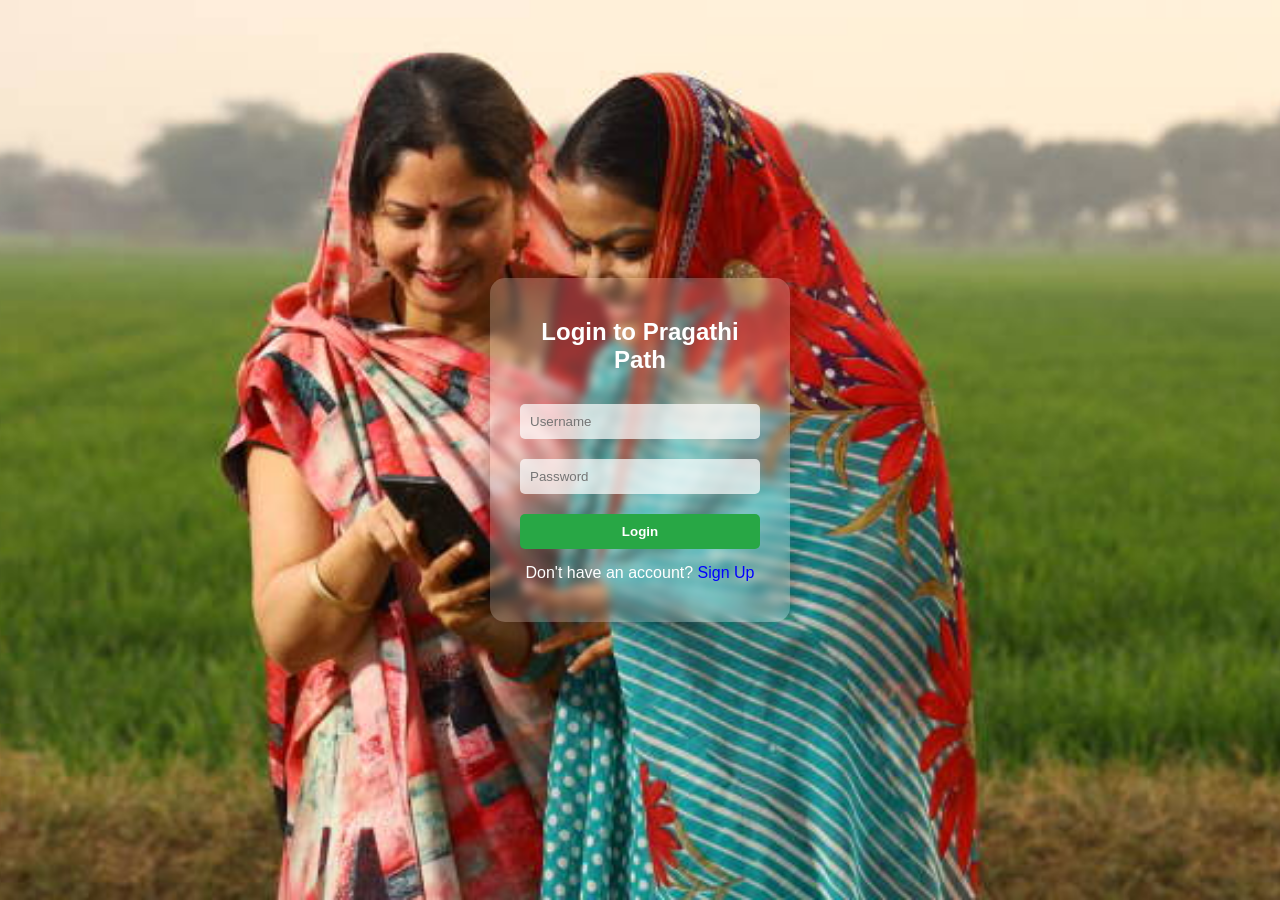
<file: login.html>
<!DOCTYPE html>
<html lang="en">
<head>
  <meta charset="UTF-8" />
  <meta name="viewport" content="width=device-width, initial-scale=1.0" />
  <title>Login - Pragathi Path</title>
  <style>
    * {
      margin: 0;
      padding: 0;
      box-sizing: border-box;
      font-family: 'Segoe UI', sans-serif;
    }

    body, html {
      height: 100%;
      width: 100%;
    }

    .container {
      background-image: url('WhatsApp Image 2025-05-17 at 12.18.09_e9e2de13.jpg');
      background-size: cover;
      background-position: center;
      height: 100vh;
      display: flex;
      justify-content: center;
      align-items: center;
    }

    .login-box {
      background: rgba(255, 255, 255, 0.2);
      backdrop-filter: blur(5px);
      border-radius: 15px;
      padding: 40px 30px;
      width: 300px;
      text-align: center;
      box-shadow: 0 0 20px rgba(0,0,0,0.3);
    }

    .login-box h2 {
      margin-bottom: 20px;
      color: #fff;
    }

    .login-box input {
      width: 100%;
      padding: 10px;
      margin: 10px 0;
      border: none;
      border-radius: 5px;
      background: rgba(255, 255, 255, 0.7);
      outline: none;
    }

    .login-box button {
      width: 100%;
      padding: 10px;
      background-color: #28a745;
      border: none;
      color: white;
      font-weight: bold;
      border-radius: 5px;
      cursor: pointer;
      margin-top: 10px;
    }

    .login-box p {
      margin-top: 15px;
      color: #fff;
    }

    .login-box a {
      color: #00f;
      text-decoration: none;
    }
  </style>
</head>
<body>
  <div class="container">
    <div class="login-box">
      <h2>Login to Pragathi Path</h2>
      <input type="text" id="username" placeholder="Username" required />
      <input type="password" id="password" placeholder="Password" required />
      <button onclick="loginUser()">Login</button>
      <p>Don't have an account? <a href="#" onclick="toggleSignup()">Sign Up</a></p>
    </div>
  </div>

  <script>
    function loginUser() {
      const username = document.getElementById('username').value;
      const password = document.getElementById('password').value;

      if (username && password) {
        localStorage.setItem('username', username);
        window.location.href = 'welcome.html';
      } else {
        alert('Please enter both username and password.');
      }
    }

    function toggleSignup() {
      const loginBox = document.querySelector('.login-box');
      loginBox.innerHTML = `
        <h2>Sign Up for Pragathi Path</h2>
        <input type="text" id="newUsername" placeholder="New Username" required />
        <input type="password" id="newPassword" placeholder="New Password" required />
        <button onclick="signupUser()">Sign Up</button>
        <p>Already have an account? <a href="#" onclick="toggleLogin()">Login</a></p>
      `;
    }

    function toggleLogin() {
      const loginBox = document.querySelector('.login-box');
      loginBox.innerHTML = `
        <h2>Login to Pragathi Path</h2>
        <input type="text" id="username" placeholder="Username" required />
        <input type="password" id="password" placeholder="Password" required />
        <button onclick="loginUser()">Login</button>
        <p>Don't have an account? <a href="#" onclick="toggleSignup()">Sign Up</a></p>
      `;
    }

    function signupUser() {
      const newUsername = document.getElementById('newUsername').value;
      const newPassword = document.getElementById('newPassword').value;

      if (newUsername && newPassword) {
        localStorage.setItem('username', newUsername);
        alert('Sign up successful! Redirecting to login...');
        toggleLogin();
      } else {
        alert('Please enter both username and password.');
      }
    }
  </script>
</body>
</html>
</file>
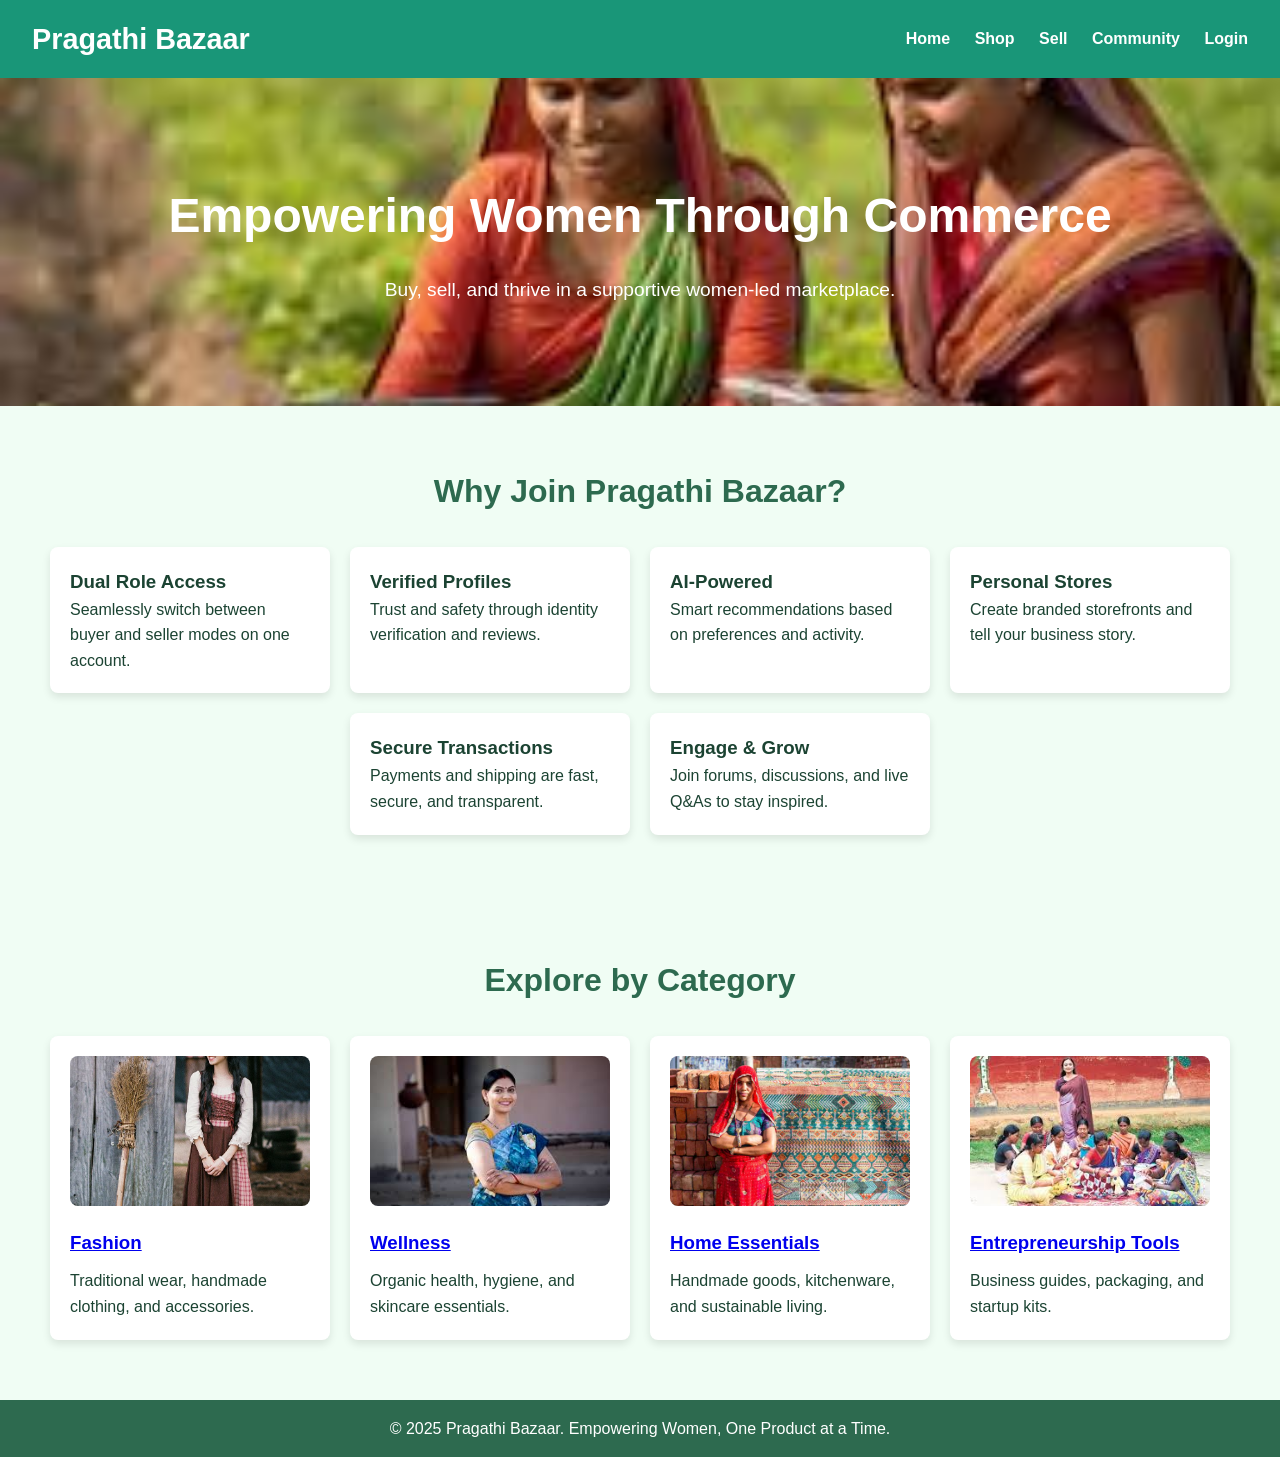
<file: marketplace.html>
<!DOCTYPE html>
<html lang="en">
<head>
  <meta charset="UTF-8">
  <meta name="viewport" content="width=device-width, initial-scale=1.0">
  <title>Pragathi Bazaar - Empowering Women</title>
  <style>
    * {
      box-sizing: border-box;
      margin: 0;
      padding: 0;
    }

    body {
      font-family: 'Segoe UI', sans-serif;
      background-color: #f0fdf4;
      color: #1b4332;
      line-height: 1.6;
    }

    header {
      background-color: #199678;
      color: white;
      padding: 1rem 2rem;
      display: flex;
      justify-content: space-between;
      align-items: center;
      flex-wrap: wrap;
    }

    .logo {
      font-size: 1.8rem;
      font-weight: bold;
    }

    nav a {
      margin-left: 20px;
      text-decoration: none;
      color: white;
      font-weight: bold;
    }

    nav a:hover {
      text-decoration: underline;
    }

    .hero {
      background: url('eantr.jpeg') center/cover no-repeat;
      padding: 100px 20px;
      text-align: center;
      color: white;
      background-color: #2c7255;
    }

    .hero h1 {
      font-size: 3rem;
      margin-bottom: 20px;
    }

    .hero p {
      font-size: 1.2rem;
    }

    .features, .categories {
      padding: 60px 20px;
      text-align: center;
    }

    .features h2, .categories h2 {
      font-size: 2rem;
      color: #2d6a4f;
      margin-bottom: 30px;
    }

    .feature-list, .category-list {
      display: flex;
      flex-wrap: wrap;
      gap: 20px;
      justify-content: center;
    }

    .feature, .category {
      background: white;
      padding: 20px;
      border-radius: 8px;
      box-shadow: 0 4px 8px rgba(0,0,0,0.1);
      width: 280px;
      text-align: left;
    }

    .category img {
      width: 100%;
      border-radius: 8px;
      height: 150px;
      object-fit: cover;
    }

    .category h3 {
      margin: 15px 0 10px;
      color: #397b5e;
    }

    footer {
      background-color: #2d6a4f;
      color: white;
      text-align: center;
      padding: 1rem;
    }

    @media (max-width: 768px) {
      .feature-list, .category-list {
        flex-direction: column;
        align-items: center;
      }
    }
  </style>
</head>
<body>
  <header>
    <div class="logo">Pragathi Bazaar</div>
    <nav>
      <a href="careerr.html">Home</a>
      <a href="shop.html">Shop</a>
      <a href="sell.html">Sell</a>
      <a href="community.html">Community</a>
      <a href="login.html">Login</a>
    </nav>
  </header>

  <section class="hero">
    <h1>Empowering Women Through Commerce</h1>
    <p>Buy, sell, and thrive in a supportive women-led marketplace.</p>
  </section>

  <section class="features">
    <h2>Why Join Pragathi Bazaar?</h2>
    <div class="feature-list">
      <div class="feature">
        <h3>Dual Role Access</h3>
        <p>Seamlessly switch between buyer and seller modes on one account.</p>
      </div>
      <div class="feature">
        <h3>Verified Profiles</h3>
        <p>Trust and safety through identity verification and reviews.</p>
      </div>
      <div class="feature">
        <h3>AI-Powered</h3>
        <p>Smart recommendations based on preferences and activity.</p>
      </div>
      <div class="feature">
        <h3>Personal Stores</h3>
        <p>Create branded storefronts and tell your business story.</p>
      </div>
      <div class="feature">
        <h3>Secure Transactions</h3>
        <p>Payments and shipping are fast, secure, and transparent.</p>
      </div>
      <div class="feature">
        <h3>Engage & Grow</h3>
        <p>Join forums, discussions, and live Q&As to stay inspired.</p>
      </div>
    </div>
  </section>

  <section class="categories">
    <h2>Explore by Category</h2>
    <div class="category-list">
      <div class="category">
        <img src="fashon.jpg" alt="Fashion">
        <h3><a href="fashion.html">Fashion</a></h3>
        <p>Traditional wear, handmade clothing, and accessories.</p>
      </div>
      <div class="category">
        <img src="wellness.jpeg" alt="Wellness">
        <h3><a href="welness.html">Wellness</a></h3>
        <p>Organic health, hygiene, and skincare essentials.</p>
      </div>
      <div class="category">
        <img src="handmade.jpg" alt="Home Essentials">
        <h3><a href="homeessential.html">Home Essentials</a></h3>
        <p>Handmade goods, kitchenware, and sustainable living.</p>
      </div>
      <div class="category">
        <img src="entrepreneur.jpeg" alt="Entrepreneurship">
        <h3><a href="enttools.html">Entrepreneurship Tools</a></h3>
        <p>Business guides, packaging, and startup kits.</p>
      </div>
    </div>
  </section>

  <footer>
    <p>© 2025 Pragathi Bazaar. Empowering Women, One Product at a Time.</p>
  </footer>
</body>
</html>
</file>
<file: styles.css>
* {
  margin: 0;
  padding: 0;
  box-sizing: border-box;
  font-family: 'Segoe UI', sans-serif;
}

body, html {
  height: 100%;
  width: 100%;
}

.container {
  background-image: url('WhatsApp Image 2025-05-17 at 12.18.09_e9e2de13.jpg'); /* 🔁 Replace with your image file */
  background-size: cover;
  background-position: center;
  height: 100vh;
  display: flex;
  justify-content: center;
  align-items: center;
}

.login-box {
  background: rgba(255, 255, 255, 0.2); /* transparent background */
  backdrop-filter: blur(5px); /* blurred background */
  border-radius: 15px;
  padding: 40px 30px;
  width: 300px;
  text-align: center;
  box-shadow: 0 0 20px rgba(0,0,0,0.3);
}

.login-box h2 {
  margin-bottom: 20px;
  color: #fff;
}

.login-box input {
  width: 100%;
  padding: 10px;
  margin: 10px 0;
  border: none;
  border-radius: 5px;
  background: rgba(255, 255, 255, 0.7);
  outline: none;
}

.login-box button {
  width: 100%;
  padding: 10px;
  background-color: #28a745;
  border: none;
  color: white;
  font-weight: bold;
  border-radius: 5px;
  cursor: pointer;
  margin-top: 10px;
}

.login-box p {
  margin-top: 15px;
  color: #fff;
}

.login-box a {
  color: #00f;
  text-decoration: none;
}
</file>
<file: production/challenge/css/style.css>
body {
    font-family: Arial, sans-serif;
    background-color: #f4f4f4;
    display: flex;
    justify-content: center;
    align-items: center;
    height: 100vh;
    margin: 0;
}

.login-container {
    background-color: white;
    padding: 20px;
    box-shadow: 0 4px 8px rgba(0, 0, 0, 0.1);
    width: 300px;
    border-radius: 8px;
}

h2 {
    text-align: center;
    color: #333;
}

input {
    width: 100%;
    padding: 10px;
    margin: 10px 0;
    border: 1px solid #ddd;
    border-radius: 4px;
}

button {
    width: 100%;
    padding: 10px;
    background-color: #5c6bc0;
    color: white;
    border: none;
    border-radius: 4px;
    cursor: pointer;
}

button:hover {
    background-color: #3f51b5;
}

#error-message {
    color: red;
    text-align: center;
}
</file>
<file: stylessss.css>
/* ===============  RESET / BASE  =============== */
*, *::before, *::after { margin: 0; padding: 0; box-sizing: border-box; }
html { scroll-behavior: smooth; }
body { font-family: 'Segoe UI', sans-serif; color: #222; background:#fafafa; line-height:1.6; }
img { max-width: 100%; display:block; }
.container { width: min(92%, 1200px); margin-inline: auto; }
.flex { display:flex; gap:2rem; }

/* ===============  HEADER  =============== */
.site-header { background:#199678; box-shadow:0 2px 4px rgba(0,0,0,.08); position:sticky; top:0; z-index:1000; }
.logo { height:55px; }
.main-nav { margin-left:auto; }
.nav-toggle { display:none; background:none; border:none; font-size:1.8rem; cursor:pointer; }
.nav-list { list-style:none; display:flex; gap:1.5rem; }
.nav-list a { text-decoration:none; color:#006d77; font-weight:600; transition:color .2s; }
.nav-list a:hover { color:#023047; }

/* ===============  HERO  =============== */
.hero { position:relative; }
.hero img { width:100%; height:clamp(300px,60vh,600px); object-fit:cover; object-position:center; }
.hero-overlay { position:absolute; inset:0; background:rgba(0,0,0,.45); display:grid; place-content:center; text-align:center; padding-inline:1rem; }
.hero-overlay h1 { font-size:clamp(1.8rem,3vw+1rem,3rem); color:#fff; margin-bottom:.5rem; }
.hero-overlay p { color:#fefefe; max-width:40ch; margin-inline:auto; }

/* ===============  FINDER BAR  =============== */
.finder { background:#fff; padding:2rem 0; border-bottom:1px solid #e6e6e6; }
.finder-form { display:grid; grid-template-columns:1fr 1fr 50px; gap:.6rem; }
.finder-form input { padding:.9rem 1rem; border:1px solid #ccc; border-radius:4px; font-size:.95rem; }
.finder-form button { border:none; background:#006d77; color:#fff; font-size:1.2rem; border-radius:4px; cursor:pointer; }
.finder-form button:hover { background:#004d56; }

/* ===============  CRAFT GRID (4 tiles)  =============== */
.craft-grid { display:grid; grid-template-columns:repeat(auto-fit,minmax(250px,1fr)); gap:1rem; padding:2rem 0; }
.craft-tile { position:relative; overflow:hidden; border-radius:6px; }
.craft-tile img { height:220px; object-fit:cover; transition:transform .4s; }
.craft-tile span { position:absolute; inset:0; display:grid; place-content:center; color:#fff; background:rgba(0,0,0,.45); font-size:1.6rem; font-weight:700; letter-spacing:.02em; }
.craft-tile:hover img { transform:scale(1.05); }

/* ===============  INDIVIDUAL CRAFT SECTIONS  =============== */
.craft-section { padding:4rem 0; }
.craft-section.alt { background:#f0f8f9; }
.craft-img { flex:1 1 45%; }
.craft-content { flex:1 1 55%; }
.craft-content h2 { font-size:2rem; color:#006d77; margin-bottom:1rem; }
.craft-content ol, .craft-content ul { padding-left:1.2rem; display:grid; gap:.8rem; }
.craft-content li { background:#fff; padding:.8rem 1rem; border-left:40px solid #006d77; border-radius:4px; }

/* ===============  FOOTER  =============== */
.site-footer { background:#022b3a; color:#d9d9d9; padding:2rem 0 1rem; text-align:center; }
.footer-links { justify-content:center; flex-wrap:wrap; gap:1.5rem; margin-bottom:.8rem; }
.footer-links a { color:#d9d9d9; text-decoration:none; font-size:.9rem; }
.footer-links a:hover { text-decoration:underline; }
copyright { font-size:.8rem; }

/* ===============  RESPONSIVE NAV  =============== */
@media (max-width: 768px) {
  .nav-toggle { display:block; }
  .nav-list { position:absolute; background:#fff; top:100%; right:0; flex-direction:column; gap:0; width:250px; transform-origin:top right; transform:scaleY(0); transition:transform .25s ease; box-shadow:-1px 3px 8px rgba(0,0,0,.1); }
  .nav-list.open { transform:scaleY(1); }
  .nav-list li { border-bottom:1px solid #eee; }
  .nav-list a { display:block; padding:1rem 1.5rem; }
  .flex { flex-direction:column; }
  .craft-img, .craft-content { flex:1 1 100%; }
  .craft-img { margin-bottom:1.5rem; }
}
</file>
